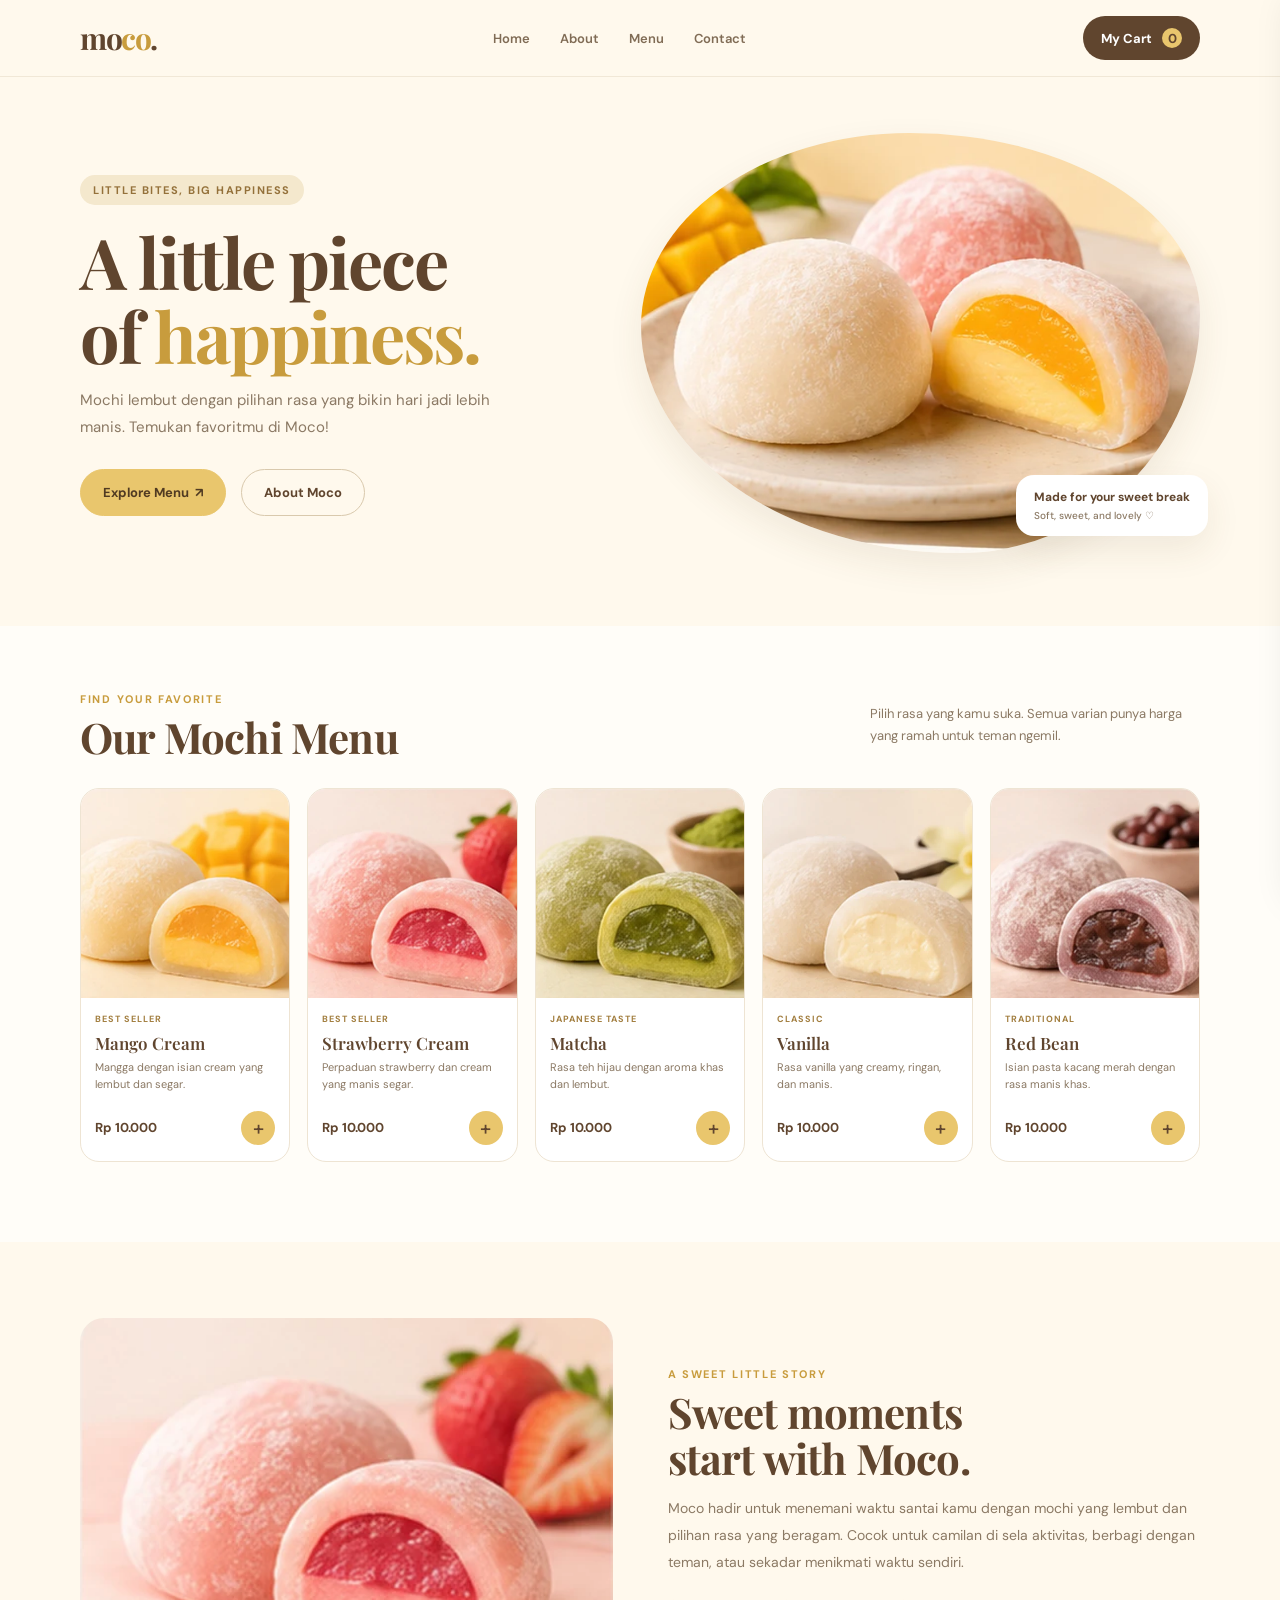
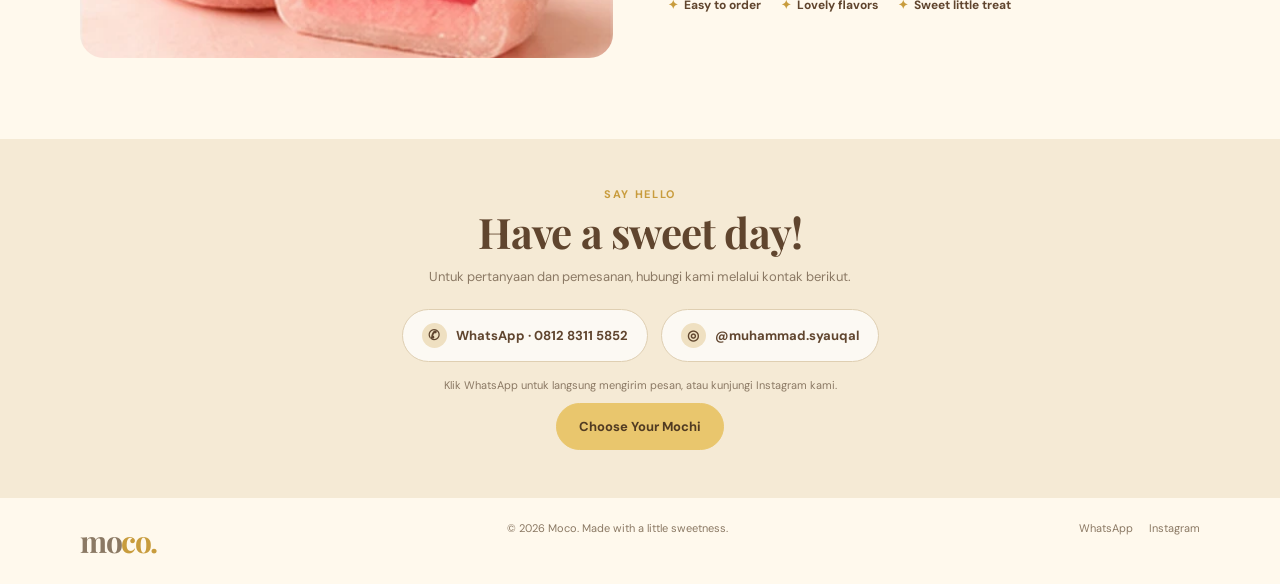
<file: public/assets/aistudio/moco_Muhammad_Syauqal_updated_77be43d7.html>
<!DOCTYPE html>
<html lang="id">
<head>
  <meta charset="UTF-8">
  <meta name="viewport" content="width=device-width, initial-scale=1.0">
  <meta name="theme-color" content="#fff9ed">
  <title>Moco — Mochi for Your Happy Day</title>
  <link rel="preconnect" href="https://fonts.googleapis.com">
  <link rel="preconnect" href="https://fonts.gstatic.com" crossorigin>
  <link href="https://fonts.googleapis.com/css2?family=DM+Sans:wght@400;500;600;700&family=Playfair+Display:wght@600;700&display=swap" rel="stylesheet">
  <style>
    :root {
      --cream: #fff9ed; --cream2: #f7edda; --yellow: #e9c66d;
      --yellow-dark: #c89c3d; --brown: #60452e; --muted: #8b7964;
      --white: #fff; --line: #eee4d3; --shadow: 0 14px 35px rgba(91,67,37,.09);
    }
    * { box-sizing: border-box; }
    html { scroll-behavior: smooth; }
    body { margin: 0; background: var(--cream); color: var(--brown); font-family: "DM Sans", sans-serif; }
    button, input { font: inherit; }
    button { cursor: pointer; }
    a { color: inherit; text-decoration: none; }
    .wrap { width: min(1120px, calc(100% - 40px)); margin: auto; }
    header { position: sticky; top: 0; z-index: 20; background: rgba(255,249,237,.94); backdrop-filter: blur(12px); border-bottom: 1px solid rgba(238,228,211,.8); }
    .nav { height: 76px; display:flex; align-items:center; justify-content:space-between; gap:24px; }
    .logo { font-family:"Playfair Display",serif; font-size:30px; font-weight:700; letter-spacing:-1.5px; }
    .logo span { color:var(--yellow-dark); }
    .links { display:flex; align-items:center; gap:30px; font-size:13px; font-weight:600; color:#806c55; }
    .links a:hover { color:var(--yellow-dark); }
    .cart-btn { border:0; background:var(--brown); color:white; border-radius:999px; padding:12px 18px; font-size:13px; font-weight:700; }
    .cart-count { display:inline-grid; place-items:center; margin-left:7px; width:20px; height:20px; border-radius:50%; background:var(--yellow); color:var(--brown); }
    .hero { padding:56px 0 68px; }
    .hero-grid { display:grid; grid-template-columns: .95fr 1.05fr; gap:55px; align-items:center; }
    .eyebrow { display:inline-block; padding:8px 13px; border-radius:999px; background:#f4e8cd; color:#94713a; font-size:11px; font-weight:700; letter-spacing:1.5px; text-transform:uppercase; }
    h1 { margin:19px 0 15px; font:700 clamp(42px,6vw,70px)/1.06 "Playfair Display",serif; letter-spacing:-2px; }
    h1 em { color:var(--yellow-dark); font-style:normal; }
    .hero-copy { max-width:420px; color:var(--muted); line-height:1.8; font-size:15px; }
    .hero-actions { display:flex; align-items:center; gap:15px; margin-top:28px; flex-wrap:wrap; }
    .primary, .secondary { display:inline-flex; align-items:center; justify-content:center; border-radius:999px; padding:14px 22px; font-size:13px; font-weight:700; transition:.2s; }
    .primary { background:var(--yellow); color:#513b22; border:1px solid var(--yellow); }
    .primary:hover { background:#dfb957; transform:translateY(-2px); }
    .secondary { border:1px solid #d9c9ad; color:var(--brown); }
    .secondary:hover { background:white; }
    .hero-photo { position:relative; min-height:420px; }
    .hero-photo:before { content:""; position:absolute; inset:7% 5% 5% 10%; border-radius:48% 52% 43% 57% / 46% 43% 57% 54%; background:#f2dfb9; transform:rotate(-7deg); }
    .hero-photo img { position:relative; width:100%; height:420px; object-fit:cover; border-radius:48% 52% 43% 57% / 46% 43% 57% 54%; box-shadow:var(--shadow); }
    .floating-note { position:absolute; right:-8px; bottom:22px; background:white; border-radius:18px; padding:14px 18px; box-shadow:var(--shadow); font-size:12px; font-weight:700; }
    .floating-note span { display:block; color:var(--muted); font-size:10px; font-weight:500; margin-top:4px; }
    section { scroll-margin-top:90px; }
    .section-head { display:flex; justify-content:space-between; align-items:end; gap:20px; margin-bottom:28px; }
    .section-kicker { color:var(--yellow-dark); font-size:11px; letter-spacing:1.7px; text-transform:uppercase; font-weight:700; }
    h2 { margin:8px 0 0; font:700 clamp(30px,4vw,42px)/1.1 "Playfair Display",serif; letter-spacing:-.8px; }
    .section-desc { color:var(--muted); font-size:13px; max-width:330px; line-height:1.7; }
    .menu-section { padding:64px 0 80px; background:#fffdf8; }
    .products { display:grid; grid-template-columns:repeat(5,1fr); gap:17px; }
    .product { background:white; border:1px solid var(--line); border-radius:19px; overflow:hidden; transition:.22s; }
    .product:hover { transform:translateY(-5px); box-shadow:var(--shadow); }
    .product img { display:block; width:100%; aspect-ratio:1/1; object-fit:cover; background:var(--cream2); }
    .product-info { padding:15px 14px 16px; }
    .product-tag { color:#a27e3f; font-size:9px; font-weight:700; text-transform:uppercase; letter-spacing:1px; }
    .product h3 { margin:7px 0 5px; font:600 17px "Playfair Display",serif; }
    .product p { min-height:38px; margin:0; color:var(--muted); font-size:11px; line-height:1.55; }
    .product-bottom { display:flex; align-items:center; justify-content:space-between; gap:8px; margin-top:14px; }
    .price { font-size:13px; font-weight:700; }
    .add { border:0; width:34px; height:34px; border-radius:50%; background:var(--yellow); color:var(--brown); font-size:20px; font-weight:500; }
    .add:hover { background:#dfb957; }
    .about { padding:76px 0; }
    .about-grid { display:grid; grid-template-columns:1fr 1fr; gap:55px; align-items:center; }
    .about-image img { width:100%; height:340px; object-fit:cover; border-radius:24px; }
    .about-copy p { color:var(--muted); line-height:1.9; font-size:14px; }
    .perks { display:flex; gap:20px; flex-wrap:wrap; margin-top:22px; }
    .perk { font-size:12px; font-weight:700; }
    .perk span { color:var(--yellow-dark); margin-right:6px; }
    .contact { background:#f5ead5; padding:48px 0; text-align:center; }
    .contact p { color:var(--muted); font-size:13px; }
    .contact-links { display:flex; justify-content:center; gap:13px; flex-wrap:wrap; margin:24px 0 8px; }
    .contact-link { display:inline-flex; align-items:center; gap:9px; padding:13px 19px; border:1px solid #dfcfb2; border-radius:999px; background:rgba(255,255,255,.72); color:var(--brown); font-size:13px; font-weight:700; transition:.2s; }
    .contact-link:hover { background:white; transform:translateY(-2px); box-shadow:var(--shadow); }
    .contact-link .contact-icon { display:grid; place-items:center; width:25px; height:25px; border-radius:50%; background:#efe0c1; font-size:14px; }
    .contact-note { margin-top:16px; font-size:11px !important; }
    footer { padding:23px 0; font-size:11px; color:var(--muted); }
    .footer-inner { display:flex; justify-content:space-between; gap:15px; flex-wrap:wrap; }
    .footer-socials { display:flex; gap:16px; }
    .footer-socials a:hover { color:var(--yellow-dark); }
    /* Cart drawer */
    .overlay { position:fixed; inset:0; background:rgba(48,35,22,.35); z-index:40; opacity:0; visibility:hidden; transition:.2s; }
    .overlay.show { opacity:1; visibility:visible; }
    .drawer { position:fixed; z-index:41; top:0; right:0; width:min(420px,100%); height:100dvh; background:#fffdf8; padding:25px; transform:translateX(105%); transition:.25s; display:flex; flex-direction:column; box-shadow:-10px 0 35px rgba(0,0,0,.1); }
    .drawer.show { transform:translateX(0); }
    .drawer-head { display:flex; justify-content:space-between; align-items:center; padding-bottom:18px; border-bottom:1px solid var(--line); }
    .drawer-head h3 { margin:0; font:700 25px "Playfair Display",serif; }
    .close { border:0; background:var(--cream2); width:35px; height:35px; border-radius:50%; color:var(--brown); font-size:20px; }
    .cart-items { overflow:auto; flex:1; padding:12px 0; }
    .empty { color:var(--muted); text-align:center; padding:50px 10px; font-size:13px; }
    .cart-item { display:grid; grid-template-columns:62px 1fr auto; gap:12px; align-items:center; padding:12px 0; border-bottom:1px solid var(--line); }
    .cart-item img { width:62px; height:62px; object-fit:cover; border-radius:12px; }
    .cart-item strong { display:block; font-size:13px; }
    .cart-item small { color:var(--muted); font-size:11px; }
    .qty { display:flex; align-items:center; gap:8px; margin-top:7px; }
    .qty button { width:23px; height:23px; border:1px solid var(--line); border-radius:50%; background:white; color:var(--brown); }
    .remove { border:0; background:none; color:#a78c6b; font-size:11px; margin-top:5px; padding:0; }
    .cart-total { border-top:1px solid var(--line); padding-top:17px; }
    .total-line { display:flex; justify-content:space-between; font-weight:700; margin-bottom:15px; }
    .checkout { width:100%; border:0; padding:15px; border-radius:999px; background:#60452e; color:white; font-weight:700; }
    .checkout:disabled { opacity:.45; cursor:not-allowed; }
    .hint { color:var(--muted); font-size:10px; text-align:center; line-height:1.5; margin:10px 0 0; }
    @media(max-width:900px) { .products { grid-template-columns:repeat(3,1fr); } .hero-grid { gap:25px; } }
    @media(max-width:650px) {
      .wrap { width:min(100% - 30px, 520px); }
      .nav { height:65px; } .logo { font-size:27px; }
      .links { display:none; } .cart-btn { padding:10px 13px; }
      .hero { padding:34px 0 48px; } .hero-grid { grid-template-columns:1fr; gap:25px; }
      h1 { font-size:48px; } .hero-photo { min-height:280px; }
      .hero-photo img { height:290px; } .floating-note { right:0; bottom:7px; }
      .section-head { display:block; } .section-desc { margin-top:12px; }
      .menu-section { padding:48px 0 58px; }
      .products { grid-template-columns:repeat(2,1fr); gap:12px; }
      .product-info { padding:12px; } .product h3 { font-size:16px; }
      .about { padding:55px 0; } .about-grid { grid-template-columns:1fr; gap:25px; }
      .about-image img { height:260px; }
    }
  </style>
</head>
<body>
  <header>
    <div class="wrap nav">
      <a class="logo" href="#home">mo<span>co</span>.</a>
      <nav class="links" aria-label="Navigasi utama">
        <a href="#home">Home</a><a href="#about">About</a><a href="#menu">Menu</a><a href="#contact">Contact</a>
      </nav>
      <button class="cart-btn" onclick="openCart()" aria-label="Buka keranjang">My Cart <span class="cart-count" id="cartCount">0</span></button>
    </div>
  </header>

  <main>
    <section class="hero" id="home">
      <div class="wrap hero-grid">
        <div>
          <span class="eyebrow">Little bites, big happiness</span>
          <h1>A little piece<br>of <em>happiness.</em></h1>
          <p class="hero-copy">Mochi lembut dengan pilihan rasa yang bikin hari jadi lebih manis. Temukan favoritmu di Moco!</p>
          <div class="hero-actions">
            <a class="primary" href="#menu">Explore Menu&nbsp; ↗</a>
            <a class="secondary" href="#about">About Moco</a>
          </div>
        </div>
        <div class="hero-photo">
          <img src="[data-uri] alt="Dessert mochi dengan tampilan lembut" fetchpriority="high">
          <div class="floating-note">Made for your sweet break <span>Soft, sweet, and lovely ♡</span></div>
        </div>
      </div>
    </section>

    <section class="menu-section" id="menu">
      <div class="wrap">
        <div class="section-head">
          <div><div class="section-kicker">Find your favorite</div><h2>Our Mochi Menu</h2></div>
          <p class="section-desc">Pilih rasa yang kamu suka. Semua varian punya harga yang ramah untuk teman ngemil.</p>
        </div>
        <div class="products" id="products"></div>
      </div>
    </section>

    <section class="about" id="about">
      <div class="wrap about-grid">
        <div class="about-image">
          <img src="[data-uri]" alt="Hidangan dessert bergaya Jepang" loading="lazy">
        </div>
        <div class="about-copy">
          <div class="section-kicker">A sweet little story</div>
          <h2>Sweet moments<br>start with Moco.</h2>
          <p>Moco hadir untuk menemani waktu santai kamu dengan mochi yang lembut dan pilihan rasa yang beragam. Cocok untuk camilan di sela aktivitas, berbagi dengan teman, atau sekadar menikmati waktu sendiri.</p>
          <div class="perks"><div class="perk"><span>✦</span>Easy to order</div><div class="perk"><span>✦</span>Lovely flavors</div><div class="perk"><span>✦</span>Sweet little treat</div></div>
        </div>
      </div>
    </section>

    <section class="contact" id="contact">
      <div class="wrap">
        <div class="section-kicker">Say hello</div>
        <h2>Have a sweet day!</h2>
        <p>Untuk pertanyaan dan pemesanan, hubungi kami melalui kontak berikut.</p>
        <div class="contact-links">
          <a class="contact-link" href="https://wa.me/6281283115852" target="_blank" rel="noopener noreferrer" aria-label="Chat WhatsApp Moco">
            <span class="contact-icon">✆</span> WhatsApp · 0812 8311 5852
          </a>
          <a class="contact-link" href="https://www.instagram.com/muhammad.syauqal/" target="_blank" rel="noopener noreferrer" aria-label="Kunjungi Instagram @muhammad.syauqal">
            <span class="contact-icon">◎</span> @muhammad.syauqal
          </a>
        </div>
        <p class="contact-note">Klik WhatsApp untuk langsung mengirim pesan, atau kunjungi Instagram kami.</p>
        <a class="primary" href="#menu">Choose Your Mochi</a>
      </div>
    </section>
  </main>

  <footer>
    <div class="wrap footer-inner">
      <span class="logo">mo<span>co.</span></span>
      <span>© 2026 Moco. Made with a little sweetness.</span>
      <div class="footer-socials">
        <a href="https://wa.me/6281283115852" target="_blank" rel="noopener noreferrer">WhatsApp</a>
        <a href="https://www.instagram.com/muhammad.syauqal/" target="_blank" rel="noopener noreferrer">Instagram</a>
      </div>
    </div>
  </footer>

  <div class="overlay" id="overlay" onclick="closeCart()"></div>
  <aside class="drawer" id="drawer" aria-label="Keranjang belanja" aria-hidden="true">
    <div class="drawer-head"><h3>Your Cart</h3><button class="close" onclick="closeCart()" aria-label="Tutup keranjang">×</button></div>
    <div class="cart-items" id="cartItems"></div>
    <div class="cart-total">
      <div class="total-line"><span>Total</span><span id="cartTotal">Rp0</span></div>
      <button class="checkout" id="checkoutBtn" onclick="checkout()" disabled>Order via WhatsApp ↗</button>
      <p class="hint">Pesanan akan disiapkan dalam pesan WhatsApp. Periksa kembali jumlah dan total pesanan sebelum mengirim.</p>
    </div>
  </aside>

  <script>
    // Nomor WhatsApp format internasional tanpa tanda + atau spasi.
    // 0812 8311 5852 menjadi 6281283115852 untuk tautan wa.me.
    const WHATSAPP_NUMBER = "6281283115852";
    const products = [
      { id:"mango", name:"Mango Cream", tag:"Best seller", description:"Mangga dengan isian cream yang lembut dan segar.", image:"[data-uri]", price:10000 },
      { id:"strawberry", name:"Strawberry Cream", tag:"Best seller", description:"Perpaduan strawberry dan cream yang manis segar.", image:"[data-uri]", price:10000 },
      { id:"matcha", name:"Matcha", tag:"Japanese taste", description:"Rasa teh hijau dengan aroma khas dan lembut.", image:"[data-uri]", price:10000 },
      { id:"vanilla", name:"Vanilla", tag:"Classic", description:"Rasa vanilla yang creamy, ringan, dan manis.", image:"[data-uri]", price:10000 },
      { id:"redbean", name:"Red Bean", tag:"Traditional", description:"Isian pasta kacang merah dengan rasa manis khas.", image:"[data-uri]", price:10000 }
    ];
    // Foto mochi dibuat khusus untuk prototype Moco dan disimpan langsung di file HTML.
    // Jadi gambar tetap tampil tanpa bergantung pada tautan foto dari website lain.
    const cart = {};
    const rupiah = n => new Intl.NumberFormat("id-ID",{style:"currency",currency:"IDR",maximumFractionDigits:0}).format(n);
    const productsEl = document.getElementById("products");

    function renderProducts() {
      productsEl.innerHTML = products.map(p => `
        <article class="product">
          <img src="${p.image}" alt="${p.name}" loading="lazy">
          <div class="product-info">
            <div class="product-tag">${p.tag}</div>
            <h3>${p.name}</h3>
            <p>${p.description}</p>
            <div class="product-bottom"><span class="price">${rupiah(p.price)}</span><button class="add" onclick="addToCart('${p.id}')" aria-label="Tambah ${p.name}">+</button></div>
          </div>
        </article>`).join("");
    }
    function addToCart(id) { cart[id] = (cart[id] || 0) + 1; renderCart(); }
    function changeQty(id, delta) { cart[id] = (cart[id] || 0) + delta; if(cart[id] <= 0) delete cart[id]; renderCart(); }
    function removeItem(id) { delete cart[id]; renderCart(); }
    function getCount() { return Object.values(cart).reduce((a,b)=>a+b,0); }
    function getTotal() { return products.reduce((sum,p)=>sum + p.price*(cart[p.id]||0),0); }
    function renderCart() {
      document.getElementById("cartCount").textContent = getCount();
      const entries = products.filter(p=>cart[p.id]);
      document.getElementById("cartItems").innerHTML = entries.length ? entries.map(p=>`
        <div class="cart-item">
          <img src="${p.image}" alt="${p.name}">
          <div><strong>${p.name}</strong><small>${rupiah(p.price)} / pcs</small>
            <div class="qty"><button onclick="changeQty('${p.id}',-1)" aria-label="Kurangi">−</button><span>${cart[p.id]}</span><button onclick="changeQty('${p.id}',1)" aria-label="Tambah">+</button></div>
            <button class="remove" onclick="removeItem('${p.id}')">Hapus</button>
          </div>
          <strong>${rupiah(p.price*cart[p.id])}</strong>
        </div>`).join("") : '<div class="empty">Keranjang kamu masih kosong.<br>Yuk, pilih mochi favoritmu ♡</div>';
      document.getElementById("cartTotal").textContent = rupiah(getTotal());
      document.getElementById("checkoutBtn").disabled = !entries.length;
    }
    function openCart() { document.getElementById("overlay").classList.add("show"); document.getElementById("drawer").classList.add("show"); document.getElementById("drawer").setAttribute("aria-hidden","false"); }
    function closeCart() { document.getElementById("overlay").classList.remove("show"); document.getElementById("drawer").classList.remove("show"); document.getElementById("drawer").setAttribute("aria-hidden","true"); }
    function checkout() {
      if (!getCount()) return;
      if (!WHATSAPP_NUMBER) { alert("Nomor WhatsApp belum diatur. Silakan isi WHATSAPP_NUMBER pada bagian script HTML."); return; }
      const lines = products.filter(p=>cart[p.id]).map(p=>`- ${p.name} x ${cart[p.id]} = ${rupiah(p.price*cart[p.id])}`);
      const message = `Halo Moco! Saya ingin memesan:\n${lines.join("\n")}\n\nTotal: ${rupiah(getTotal())}\n\nNama:\nAlamat/pengambilan:`;
      window.open(`https://wa.me/${WHATSAPP_NUMBER}?text=${encodeURIComponent(message)}`,"_blank","noopener");
    }
    renderProducts(); renderCart();
  </script>
</body>
</html>
</file>
